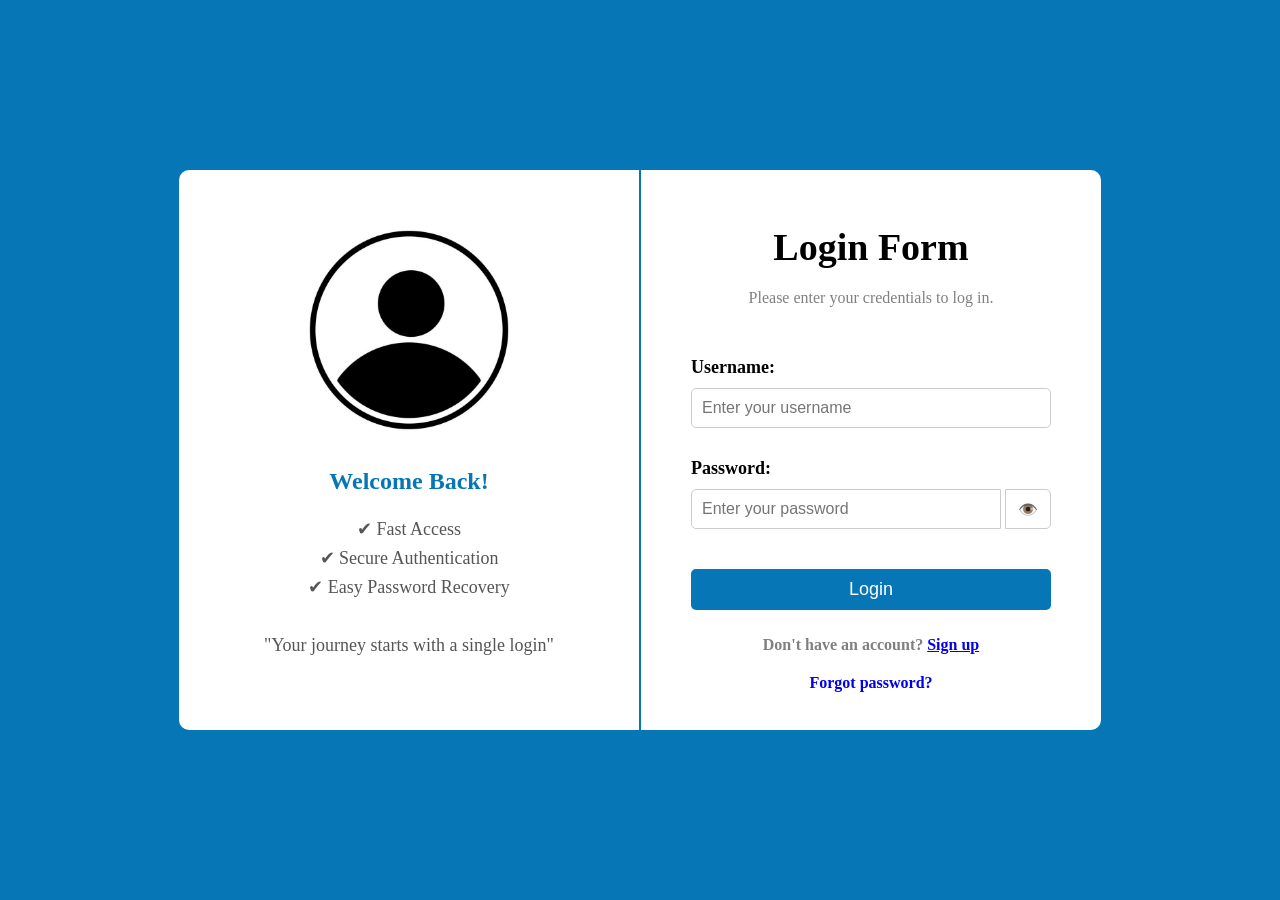
<file: LoginForm/index.html>
<!doctype html>
<html lang="en">
  <head>
    <meta charset="UTF-8" />
    <meta name="viewport" content="width=device-width, initial-scale=1.0" />
    <title>Login Form</title>
    <link rel="stylesheet" href="style.css" />
  </head>
  <body>
    <div class="container">
      <div class="side-section">
        <div class="quote">
          <div class="image-container">
            <img src="./public/user_logo.jpg" alt="User" />
          </div>
          <h2>Welcome Back!</h2>
          <p>
            ✔ Fast Access<br/>✔ Secure Authentication<br/>✔ Easy Password Recovery<br/><br/>"Your
            journey starts with a single login"
          </p>
        </div>
      </div>

      <form class="login-form" id="loginForm">
        <h1>Login Form</h1>
        <p>Please enter your credentials to log in.</p>
        <div class="input-group">
          <label for="username">Username:</label>
          <input
            type="text"
            id="username"
            name="username"
            required
            placeholder="Enter your username"
          />
          <label for="password">Password:</label>

          <div class="password-container">
            <input
              type="password"
              id="password"
              name="password"
              required
              placeholder="Enter your password"
            />

            <div class="eye-icon" onclick="togglePassword()">👁️</div>
            
          </div>
          <input type="submit" value="Login" class="login-button" />
        <div class="links">
          <p id="signup">Don't have an account? <a href="#" id="signupLink">Sign up</a></p>
          <p id="fogpas"><a href="#" onclick="openForgotModal()">Forgot password?</a></p>
        </div>
      </form>
    </div>
    <div id="customAlert" class="custom-alert">
      <div class="alert-box">
        <h3 id="alertTitle"></h3>
        <p id="alertMessage"></p>
        <button onclick="closeAlert()">OK</button>
      </div>
    </div>
    <div id="forgotModal" class="forgot-modal">
  <div class="forgot-box">
    <h2>Reset Password</h2>

    <label>Username</label>
    <input
      type="text"
      id="forgotUsername"
      placeholder="Enter username"
    />

    <label>New Password</label>
    <input
      type="password"
      id="newPassword"
      placeholder="Enter new password"
    />
    <p id="forgotError"></p>

    <div class="forgot-buttons">
      <button id="updatePasswordBtn" onclick="updatePassword()">
        Update
      </button>

      <button id="cancelForgotBtn" onclick="closeForgotModal()">
        Cancel
      </button>
    </div>
  </div>
</div>

    <script src="script.js"></script>
  </body>
</html>
</file>
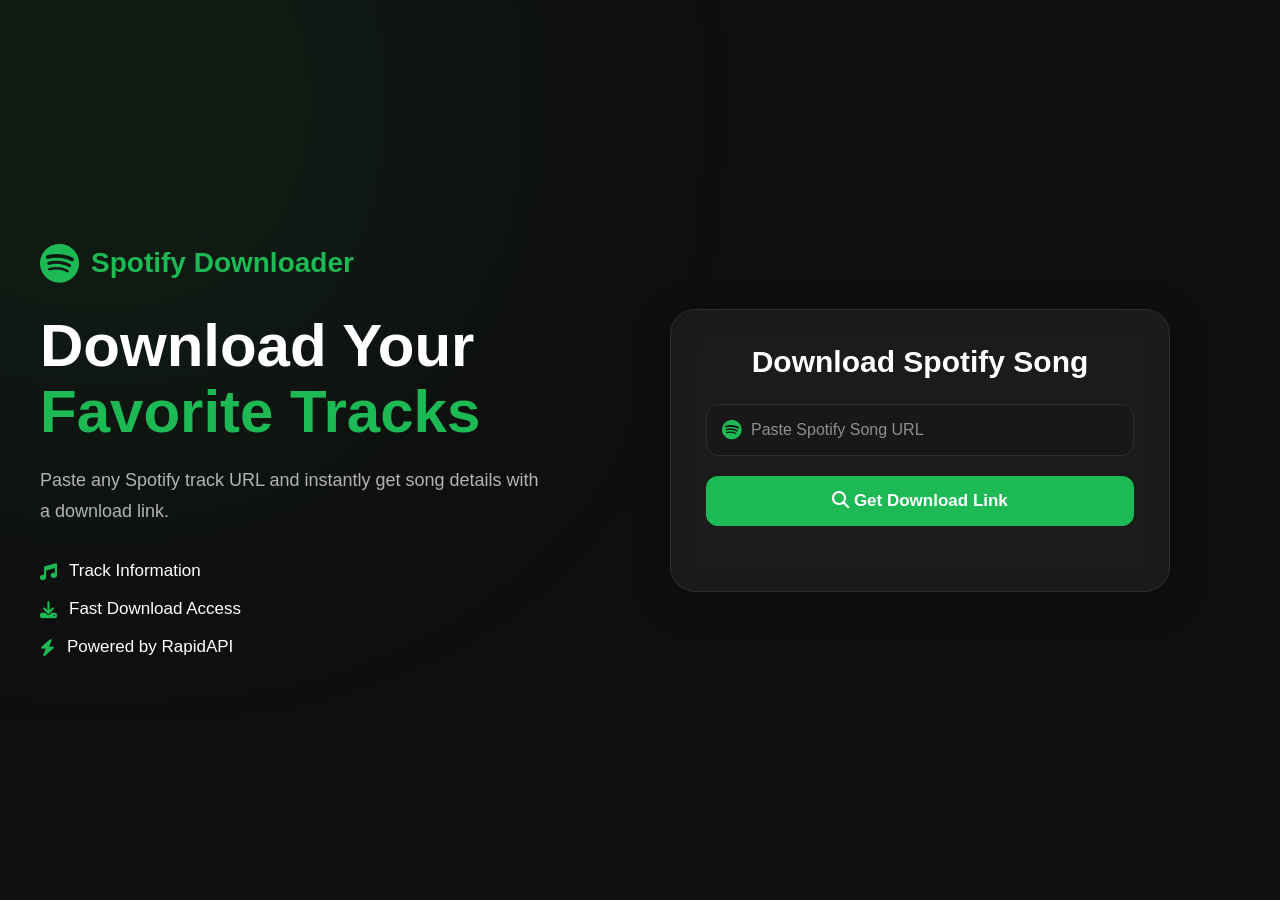
<file: SpotifySongDownloader/index.html>
<!DOCTYPE html>
<html lang="en">
<head>
    <meta charset="UTF-8">
    <meta name="viewport" content="width=device-width, initial-scale=1.0">
    <title>Spotify Song Downloader</title>

    <link
        rel="stylesheet"
        href="https://cdnjs.cloudflare.com/ajax/libs/font-awesome/6.5.1/css/all.min.css"
    >
    <link rel="stylesheet" href="style.css">

    
</head>

<body>

    <div class="background-glow"></div>

    <div class="container">

        <div class="left-panel">

            <div class="spotify-logo">
                <i class="fa-brands fa-spotify"></i>
                <span>Spotify Downloader</span>
            </div>

            <h1>
                Download Your
                <span>Favorite Tracks</span>
            </h1>

            <p>
                Paste any Spotify track URL and instantly
                get song details with a download link.
            </p>

            <div class="features">

                <div class="feature">
                    <i class="fa-solid fa-music"></i>
                    <span>Track Information</span>
                </div>

                <div class="feature">
                    <i class="fa-solid fa-download"></i>
                    <span>Fast Download Access</span>
                </div>

                <div class="feature">
                    <i class="fa-solid fa-bolt"></i>
                    <span>Powered by RapidAPI</span>
                </div>

            </div>

        </div>

        <div class="right-panel">

            <div class="download-card">

                <h2>Download Spotify Song</h2>

                <div class="input-box">

                    <i class="fa-brands fa-spotify"></i>

                    <input
                        type="text"
                        id="spotifyUrl"
                        placeholder="Paste Spotify Song URL"
                    >

                </div>

                <button
                    class="download-search-btn"
                    onclick="downloadSong()"
                >
                    <i class="fa-solid fa-magnifying-glass"></i>
                    Get Download Link
                </button>

                <!-- Loading State -->
                <div id="loader" class="loader hidden">

                    <div class="spinner"></div>

                    <p>Fetching song details...</p>

                </div>

                <!-- Result Section -->
                <div id="result" class="result-section">
                </div>

            </div>

        </div>

    </div>

</body>

<script src="script.js"></script>

</html>
</file>
<file: LoginForm/style.css>
body{
    background-color: #0676b6;
    margin:0;
}
.container{
   display: flex;
    justify-content: center;
    align-items: center;
    min-height: 100vh;

}
.side-section {
    padding:30px;
    width: 400px;
    height:500px;
    background-color: white;
    border-top-left-radius: 10px;
    border-bottom-left-radius: 10px;
    display: flex;
    justify-content: center;
    align-items: center;
    margin:0px;
}
.image-container{
    display: flex;
    justify-content: center;
    align-items: center;
}
.image-container img{
    width: 70%;
    display: flex;
    justify-content: center;
    align-items: center;
}
.quote{
    text-align: center;
    padding: 30px;
}

.quote h2{
    color: #0676b6;
    margin-bottom: 20px;
}

.quote p{
    color: #555;
    font-size: 18px;
    line-height: 1.6;
}
.login-form {
    
    height: 500px;
    width:400px;
    padding: 30px;
    border-top-right-radius: 10px;
    border-bottom-right-radius: 10px;
    background-color: white;
    border-left:2px solid #0676b6;
    margin:0px;
}
h1{
    text-align: center;
    margin-bottom: 20px;
    font-size: 38px;
    font-weight: bold;
}
p{
    text-align: center;
    margin-bottom: 30px;
    font-size: 16px;
    color:grey;
}
label{
    display: block;
    margin-bottom: 10px;
    font-size: 18px;
}
.input-group{
    padding: 20px;
    display:flex;
    flex-direction: column;
    font-weight: bold;
    
}
#username{
    margin-bottom:30px;
}
input{
    padding: 10px;
    font-size: 16px;
    border: 1px solid #ccc;
    border-radius: 5px;
}
.login-button{
    width: 100%;
    padding: 10px;
    font-size: 18px;
    background-color: #0676b6;
    color: white;
    border: none;
    border-radius: 5px;
    cursor: pointer;
    margin-top:40px;
}
.login-button:hover,#updatePasswordBtn:hover,#cancelForgotBtn:hover{
    background-color: #055a8c;
}
.links{
    display: flex;
    justify-content: space-between;
    flex-direction: column;
    text-align: center;
    margin-top: 10px;
}
#fogpas{
    margin-top:0px;
    
}
#fogpas a{
    text-decoration: none;
}
#signup{
    margin-bottom: 20px;
}

.custom-alert{
    display:none;
    position:fixed;
    top:0;
    left:0;
    width:100%;
    height:100%;
    background:rgba(0,0,0,0.5);
    justify-content:center;
    align-items:center;
}

.alert-box{
    background:white;
    padding:30px;
    border-radius:10px;
    text-align:center;
    width:300px;
}

.alert-box button{
    margin-top:15px;
    padding:10px 20px;
    border:none;
    background:#0676b6;
    color:white;
    border-radius:5px;
    cursor:pointer;
}

.password-container{
    display: flex;
    width: 100%;
}

.password-container input{
    flex: 1;
    border-radius: 5px 0 0 5px;
}

.eye-icon{
    display: flex;
    justify-content: center;
    align-items: center;
    padding: 0 12px;
    border: 1px solid #ccc;
    border-radius: 0 5px 5px 0;
    cursor: pointer;
    margin-left:4px;
}
.eye-icon:hover{
    background-color: #f0f0f0;
}
.forgot-modal{
    display:none;
    position:fixed;
    top:0;
    left:0;
    width:100%;
    height:100%;
    background:rgba(0,0,0,0.5);
    justify-content:center;
    align-items:center;
}

.forgot-box{
    background:white;
    width:350px;
    padding:25px;
    border-radius:10px;
}

.forgot-box h2{
    text-align:center;
    margin-bottom:20px;
}

.forgot-box label{
    margin-top:10px;
}

.forgot-box input{
    width:100%;
    box-sizing:border-box;
    margin-top:8px;
    margin-bottom:15px;
}

.forgot-buttons{
    display:flex;
    justify-content:space-between;
    margin-top:15px;
}

.forgot-buttons button{
    padding:10px 20px;
    border:none;
    border-radius:5px;
    cursor:pointer;
    background:#0676b6;
    color:white;
}
#forgotError{
    color:red;
    font-size:14px;
    margin-top:10px;
}
</file>
<file: SpotifySongDownloader/style.css>
*{
    margin:0;
    padding:0;
    box-sizing:border-box;
    font-family:'Segoe UI',sans-serif;
}

body{
    background:#0f0f0f;
    color:white;
    min-height:100vh;
    overflow-x:hidden;
}

.background-glow{
    position:fixed;
    width:500px;
    height:500px;
    background:#1DB954;
    filter:blur(180px);
    opacity:0.15;
    top:-150px;
    left:-150px;
    z-index:-1;
}

.container{
    min-height:100vh;
    display:flex;
    justify-content:center;
    align-items:center;
    padding:40px;
    gap:60px;
}

.left-panel{
    flex:1;
    max-width:500px;
}

.spotify-logo{
    display:flex;
    align-items:center;
    gap:12px;
    font-size:28px;
    font-weight:700;
    color:#1DB954;
    margin-bottom:30px;
}

.spotify-logo i{
    font-size:40px;
}

.left-panel h1{
    font-size:60px;
    line-height:1.1;
    margin-bottom:20px;
}

.left-panel h1 span{
    color:#1DB954;
}

.left-panel p{
    color:#b3b3b3;
    line-height:1.7;
    font-size:18px;
    margin-bottom:35px;
}

.features{
    display:flex;
    flex-direction:column;
    gap:18px;
}

.feature{
    display:flex;
    align-items:center;
    gap:12px;
    font-size:17px;
}

.feature i{
    color:#1DB954;
}

.right-panel{
    flex:1;
    display:flex;
    justify-content:center;
}

.download-card{
    width:100%;
    max-width:500px;
    background:rgba(255,255,255,0.05);
    backdrop-filter:blur(12px);
    border:1px solid rgba(255,255,255,0.08);
    border-radius:25px;
    padding:35px;
    box-shadow:0 10px 40px rgba(0,0,0,0.3);
}

.download-card h2{
    text-align:center;
    margin-bottom:25px;
    font-size:30px;
}

.input-box{
    display:flex;
    align-items:center;
    background:#181818;
    border:1px solid #2d2d2d;
    border-radius:12px;
    padding:15px;
    gap:10px;
}

.input-box i{
    color:#1DB954;
    font-size:20px;
}

.input-box input{
    flex:1;
    border:none;
    outline:none;
    background:transparent;
    color:white;
    font-size:16px;
}

.input-box input::placeholder{
    color:#8f8f8f;
}

.download-search-btn{
    width:100%;
    margin-top:20px;
    padding:15px;
    border:none;
    border-radius:12px;
    background:#1DB954;
    color:white;
    font-size:17px;
    font-weight:600;
    cursor:pointer;
    transition:0.3s;
}

.download-search-btn:hover{
    transform:translateY(-2px);
    background:#1ed760;
}

.loader{
    text-align:center;
    margin-top:30px;
}

.hidden{
    display:none;
}

.spinner{
    width:50px;
    height:50px;
    border:4px solid rgba(255,255,255,0.2);
    border-top:4px solid #1DB954;
    border-radius:50%;
    margin:auto;
    animation:spin 1s linear infinite;
}

@keyframes spin{
    100%{
        transform:rotate(360deg);
    }
}

.loader p{
    margin-top:15px;
    color:#b3b3b3;
}

.result-section{
    margin-top:30px;
}

.song-card{
    background:#181818;
    border-radius:18px;
    padding:20px;
    text-align:center;
    animation:fadeIn 0.4s ease;
}

.song-card img{
    width:220px;
    height:220px;
    object-fit:cover;
    border-radius:15px;
    margin-bottom:15px;
}

.song-card h3{
    font-size:24px;
    margin-bottom:8px;
}

.song-card p{
    color:#b3b3b3;
    margin-bottom:8px;
}

.song-card a{
    display:inline-block;
    margin-top:15px;
    background:#1DB954;
    color:white;
    text-decoration:none;
    padding:12px 25px;
    border-radius:10px;
    font-weight:600;
    transition:0.3s;
}

.song-card a:hover{
    background:#1ed760;
    transform:translateY(-2px);
}

@keyframes fadeIn{
    from{
        opacity:0;
        transform:translateY(10px);
    }

    to{
        opacity:1;
        transform:translateY(0);
    }
}

@media(max-width:900px){

    .container{
        flex-direction:column;
        text-align:center;
        padding:20px;
    }

    .left-panel h1{
        font-size:42px;
    }

    .download-card{
        width:100%;
    }

    .song-card img{
        width:180px;
        height:180px;
    }
    .spotify-logo{
        justify-content:center;
    }
}
</file>
